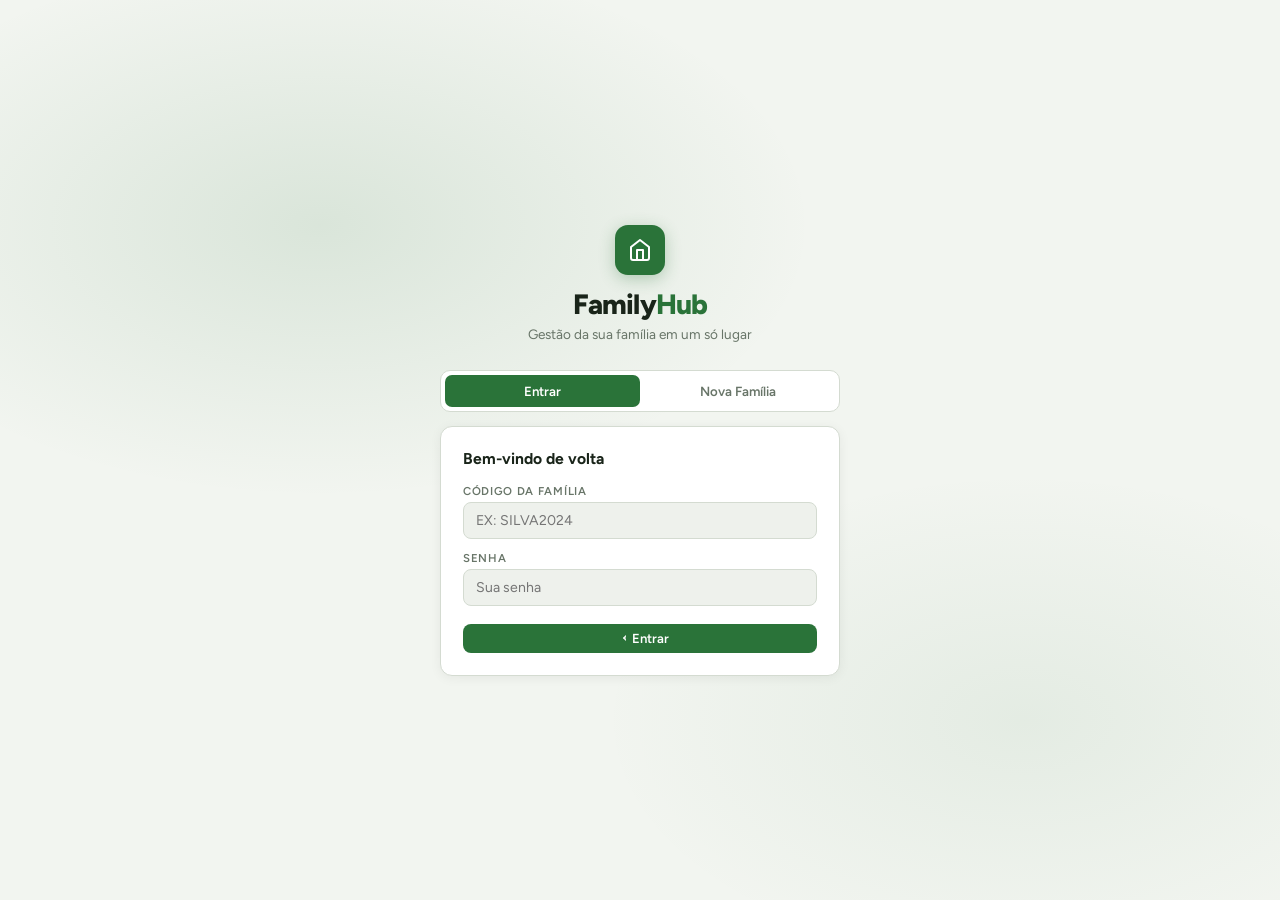
<file: index.html>
<!DOCTYPE html>
<html lang="pt-BR" data-theme="light">
<head>
<meta charset="UTF-8">
<meta name="viewport" content="width=device-width, initial-scale=1.0">
<title>FamilyHub</title>
<link href="https://fonts.googleapis.com/css2?family=Figtree:wght@400;500;600;700;800&display=swap" rel="stylesheet">
<link rel="stylesheet" href="style.css">
</head>
<body>

<!-- SVG SPRITE -->
<svg xmlns="http://www.w3.org/2000/svg" style="display:none">
  <symbol id="i-home"    viewBox="0 0 24 24" fill="none" stroke="currentColor" stroke-width="2" stroke-linecap="round" stroke-linejoin="round"><path d="m3 9 9-7 9 7v11a2 2 0 0 1-2 2H5a2 2 0 0 1-2-2z"/><polyline points="9 22 9 12 15 12 15 22"/></symbol>
  <symbol id="i-grid"    viewBox="0 0 24 24" fill="none" stroke="currentColor" stroke-width="2" stroke-linecap="round" stroke-linejoin="round"><rect x="3" y="3" width="7" height="7"/><rect x="14" y="3" width="7" height="7"/><rect x="14" y="14" width="7" height="7"/><rect x="3" y="14" width="7" height="7"/></symbol>
  <symbol id="i-users"   viewBox="0 0 24 24" fill="none" stroke="currentColor" stroke-width="2" stroke-linecap="round" stroke-linejoin="round"><path d="M17 21v-2a4 4 0 0 0-4-4H5a4 4 0 0 0-4 4v2"/><circle cx="9" cy="7" r="4"/><path d="M23 21v-2a4 4 0 0 0-3-3.87"/><path d="M16 3.13a4 4 0 0 1 0 7.75"/></symbol>
  <symbol id="i-check2"  viewBox="0 0 24 24" fill="none" stroke="currentColor" stroke-width="2" stroke-linecap="round" stroke-linejoin="round"><polyline points="9 11 12 14 22 4"/><path d="M21 12v7a2 2 0 0 1-2 2H5a2 2 0 0 1-2-2V5a2 2 0 0 1 2-2h11"/></symbol>
  <symbol id="i-cal"     viewBox="0 0 24 24" fill="none" stroke="currentColor" stroke-width="2" stroke-linecap="round" stroke-linejoin="round"><rect x="3" y="4" width="18" height="18" rx="2"/><line x1="16" y1="2" x2="16" y2="6"/><line x1="8" y1="2" x2="8" y2="6"/><line x1="3" y1="10" x2="21" y2="10"/></symbol>
  <symbol id="i-trophy"  viewBox="0 0 24 24" fill="none" stroke="currentColor" stroke-width="2" stroke-linecap="round" stroke-linejoin="round"><polyline points="8 6 2 6 2 12 8 12"/><polyline points="16 6 22 6 22 12 16 12"/><path d="M12 17c-3.3 0-6-2.7-6-6V6h12v5c0 3.3-2.7 6-6 6z"/><path d="M12 17v4"/><path d="M8 21h8"/></symbol>
  <symbol id="i-chart"   viewBox="0 0 24 24" fill="none" stroke="currentColor" stroke-width="2" stroke-linecap="round" stroke-linejoin="round"><line x1="18" y1="20" x2="18" y2="10"/><line x1="12" y1="20" x2="12" y2="4"/><line x1="6" y1="20" x2="6" y2="14"/><line x1="2" y1="20" x2="22" y2="20"/></symbol>
  <symbol id="i-logout"  viewBox="0 0 24 24" fill="none" stroke="currentColor" stroke-width="2" stroke-linecap="round" stroke-linejoin="round"><path d="M9 21H5a2 2 0 0 1-2-2V5a2 2 0 0 1 2-2h4"/><polyline points="16 17 21 12 16 7"/><line x1="21" y1="12" x2="9" y2="12"/></symbol>
  <symbol id="i-plus"    viewBox="0 0 24 24" fill="none" stroke="currentColor" stroke-width="2" stroke-linecap="round" stroke-linejoin="round"><line x1="12" y1="5" x2="12" y2="19"/><line x1="5" y1="12" x2="19" y2="12"/></symbol>
  <symbol id="i-trash"   viewBox="0 0 24 24" fill="none" stroke="currentColor" stroke-width="2" stroke-linecap="round" stroke-linejoin="round"><polyline points="3 6 5 6 21 6"/><path d="M19 6l-1 14H6L5 6"/><path d="M10 11v6M14 11v6M9 6V4h6v2"/></symbol>
  <symbol id="i-check"   viewBox="0 0 24 24" fill="none" stroke="currentColor" stroke-width="2.5" stroke-linecap="round" stroke-linejoin="round"><polyline points="20 6 9 17 4 12"/></symbol>
  <symbol id="i-x"       viewBox="0 0 24 24" fill="none" stroke="currentColor" stroke-width="2" stroke-linecap="round" stroke-linejoin="round"><line x1="18" y1="6" x2="6" y2="18"/><line x1="6" y1="6" x2="18" y2="18"/></symbol>
  <symbol id="i-star"    viewBox="0 0 24 24" fill="none" stroke="currentColor" stroke-width="2" stroke-linecap="round" stroke-linejoin="round"><polygon points="12 2 15.09 8.26 22 9.27 17 14.14 18.18 21.02 12 17.77 5.82 21.02 7 14.14 2 9.27 8.91 8.26 12 2"/></symbol>
  <symbol id="i-clock"   viewBox="0 0 24 24" fill="none" stroke="currentColor" stroke-width="2" stroke-linecap="round" stroke-linejoin="round"><circle cx="12" cy="12" r="10"/><polyline points="12 6 12 12 16 14"/></symbol>
  <symbol id="i-gift"    viewBox="0 0 24 24" fill="none" stroke="currentColor" stroke-width="2" stroke-linecap="round" stroke-linejoin="round"><polyline points="20 12 20 22 4 22 4 12"/><rect x="2" y="7" width="20" height="5"/><line x1="12" y1="22" x2="12" y2="7"/><path d="M12 7H7.5a2.5 2.5 0 0 1 0-5C11 2 12 7 12 7z"/><path d="M12 7h4.5a2.5 2.5 0 0 0 0-5C13 2 12 7 12 7z"/></symbol>
  <symbol id="i-history" viewBox="0 0 24 24" fill="none" stroke="currentColor" stroke-width="2" stroke-linecap="round" stroke-linejoin="round"><polyline points="1 4 1 10 7 10"/><path d="M3.51 15a9 9 0 1 0 .49-3.51"/></symbol>
  <symbol id="i-flag"    viewBox="0 0 24 24" fill="none" stroke="currentColor" stroke-width="2" stroke-linecap="round" stroke-linejoin="round"><path d="M4 15s1-1 4-1 5 2 8 2 4-1 4-1V3s-1 1-4 1-5-2-8-2-4 1-4 1z"/><line x1="4" y1="22" x2="4" y2="15"/></symbol>
  <symbol id="i-cl"      viewBox="0 0 24 24" fill="none" stroke="currentColor" stroke-width="2" stroke-linecap="round" stroke-linejoin="round"><polyline points="15 18 9 12 15 6"/></symbol>
  <symbol id="i-cr"      viewBox="0 0 24 24" fill="none" stroke="currentColor" stroke-width="2" stroke-linecap="round" stroke-linejoin="round"><polyline points="9 18 15 12 9 6"/></symbol>
  <symbol id="i-sun"     viewBox="0 0 24 24" fill="none" stroke="currentColor" stroke-width="2" stroke-linecap="round" stroke-linejoin="round"><circle cx="12" cy="12" r="5"/><line x1="12" y1="1" x2="12" y2="3"/><line x1="12" y1="21" x2="12" y2="23"/><line x1="4.22" y1="4.22" x2="5.64" y2="5.64"/><line x1="18.36" y1="18.36" x2="19.78" y2="19.78"/><line x1="1" y1="12" x2="3" y2="12"/><line x1="21" y1="12" x2="23" y2="12"/><line x1="4.22" y1="19.78" x2="5.64" y2="18.36"/><line x1="18.36" y1="5.64" x2="19.78" y2="4.22"/></symbol>
  <symbol id="i-moon"    viewBox="0 0 24 24" fill="none" stroke="currentColor" stroke-width="2" stroke-linecap="round" stroke-linejoin="round"><path d="M21 12.79A9 9 0 1 1 11.21 3 7 7 0 0 0 21 12.79z"/></symbol>
  <symbol id="i-pie"     viewBox="0 0 24 24" fill="none" stroke="currentColor" stroke-width="2" stroke-linecap="round" stroke-linejoin="round"><path d="M21.21 15.89A10 10 0 1 1 8 2.83"/><path d="M22 12A10 10 0 0 0 12 2v10z"/></symbol>
</svg>

<!-- ══════════════ LOGIN ══════════════ -->
<div id="login-screen">
  <div class="login-box">
    <div class="login-logo">
      <div class="brand-mark"><svg width="24" height="24" viewBox="0 0 24 24" fill="none" stroke="#fff" stroke-width="2" stroke-linecap="round" stroke-linejoin="round"><path d="m3 9 9-7 9 7v11a2 2 0 0 1-2 2H5a2 2 0 0 1-2-2z"/><polyline points="9 22 9 12 15 12 15 22"/></svg></div>
      <h1>Family<span>Hub</span></h1>
      <p>Gestão da sua família em um só lugar</p>
    </div>
    <div class="login-tabs">
      <div class="login-tab active" onclick="switchTab('entrar')">Entrar</div>
      <div class="login-tab" onclick="switchTab('cadastrar')">Nova Família</div>
    </div>
    <div class="login-card" id="form-entrar">
      <h2>Bem-vindo de volta</h2>
      <div class="err" id="err-entrar"></div>
      <div class="fg"><label>Código da família</label><input type="text" id="login-codigo" placeholder="Ex: SILVA2024" style="text-transform:uppercase" autocomplete="off"></div>
      <div class="fg"><label>Senha</label><input type="password" id="login-senha" placeholder="Sua senha"></div>
      <button class="btn btn-primary" style="width:100%;justify-content:center;margin-top:6px" onclick="doLogin()">
        <svg width="14" height="14"><use href="#i-logout" transform="scale(-1,1) translate(-24,0)"/></svg> Entrar
      </button>
    </div>
    <div class="login-card" id="form-cadastrar" style="display:none">
      <h2>Criar nova família</h2>
      <div class="err" id="err-cadastrar"></div>
      <div class="fg"><label>Nome da família</label><input type="text" id="reg-nome" placeholder="Ex: Família Silva"></div>
      <div class="fg"><label>Código único</label><input type="text" id="reg-codigo" placeholder="Ex: SILVA2024" oninput="this.value=this.value.toUpperCase().replace(/\s/g,'')">
        <div class="hint">3–20 caracteres, sem espaços. Compartilhe com a família.</div></div>
      <div class="fg"><label>Senha</label><input type="password" id="reg-senha" placeholder="Crie uma senha"></div>
      <button class="btn btn-primary" style="width:100%;justify-content:center;margin-top:6px" onclick="doRegister()">
        <svg width="14" height="14"><use href="#i-plus"/></svg> Criar família
      </button>
    </div>
  </div>
</div>

<!-- ══════════════ APP ══════════════ -->
<div id="app">
  <aside class="sidebar">
    <div class="sb-logo">
      <div class="sb-brand">
        <div class="sb-icon"><svg width="17" height="17" viewBox="0 0 24 24" fill="none" stroke="#fff" stroke-width="2" stroke-linecap="round" stroke-linejoin="round"><path d="m3 9 9-7 9 7v11a2 2 0 0 1-2 2H5a2 2 0 0 1-2-2z"/><polyline points="9 22 9 12 15 12 15 22"/></svg></div>
        <div class="sb-title">Family<span>Hub</span></div>
      </div>
      <div class="sb-meta">
        <div class="sb-family" id="sb-nome">—</div>
        <div class="sb-code"  id="sb-cod">—</div>
      </div>
    </div>
    <nav>
      <div class="nav-item active" onclick="showPage('dashboard')"><svg width="16" height="16"><use href="#i-grid"/></svg><span>Dashboard</span></div>
      <div class="nav-item" onclick="showPage('membros')"><svg width="16" height="16"><use href="#i-users"/></svg><span>Membros</span></div>
      <div class="nav-item" onclick="showPage('atividades')"><svg width="16" height="16"><use href="#i-check2"/></svg><span>Atividades</span></div>
      <div class="nav-item" onclick="showPage('calendario')"><svg width="16" height="16"><use href="#i-cal"/></svg><span>Calendário</span></div>
      <div class="nav-item" onclick="showPage('recompensas')"><svg width="16" height="16"><use href="#i-trophy"/></svg><span>Recompensas</span></div>
      <div class="nav-item" onclick="showPage('graficos')"><svg width="16" height="16"><use href="#i-chart"/></svg><span>Gráficos</span></div>
    </nav>
    <div class="sb-footer">
      <button class="btn btn-theme-sb" onclick="toggleTheme()">
        <svg width="14" height="14" id="sb-theme-icon"><use href="#i-moon"/></svg>
        <span id="sb-theme-lbl">Modo escuro</span>
      </button>
      <button class="btn btn-logout" onclick="doLogout()">
        <svg width="14" height="14"><use href="#i-logout"/></svg>
        <span>Sair</span>
      </button>
    </div>
  </aside>

  <main class="main">
    <div class="topbar">
      <h2 id="page-title">Dashboard</h2>
      <div class="topbar-right">
        <button class="theme-toggle" onclick="toggleTheme()" title="Alternar tema" id="topbar-theme-btn">
          <svg width="16" height="16"><use href="#i-moon" id="topbar-theme-icon"/></svg>
        </button>
        <div id="topbar-actions"></div>
      </div>
    </div>

    <!-- DASHBOARD -->
    <div class="page active" id="page-dashboard">
      <div class="stats-grid">
        <div class="stat-card" style="--ac:var(--green)"><div class="sc-icon"><svg width="17" height="17" stroke="var(--green)" fill="none"><use href="#i-users"/></svg></div><div class="sc-label">Membros</div><div class="sc-value" id="s-mb">—</div><div class="sc-sub">na família</div></div>
        <div class="stat-card" style="--ac:var(--blue)"><div class="sc-icon"><svg width="17" height="17" stroke="var(--blue)" fill="none"><use href="#i-check"/></svg></div><div class="sc-label">Concluídas</div><div class="sc-value" id="s-co">—</div><div class="sc-sub">atividades</div></div>
        <div class="stat-card" style="--ac:var(--red)"><div class="sc-icon"><svg width="17" height="17" stroke="var(--red)" fill="none"><use href="#i-clock"/></svg></div><div class="sc-label">Pendentes</div><div class="sc-value" id="s-pe">—</div><div class="sc-sub">a fazer</div></div>
        <div class="stat-card" style="--ac:var(--amber)"><div class="sc-icon"><svg width="17" height="17" stroke="var(--amber)" fill="none"><use href="#i-cal"/></svg></div><div class="sc-label">Hoje</div><div class="sc-value" id="s-hj">—</div><div class="sc-sub">atividades</div></div>
      </div>
      <div class="grid-2">
        <div class="card"><div class="card-head"><svg width="13" height="13" stroke="var(--muted)" fill="none"><use href="#i-cal"/></svg><h3>Próximas atividades</h3></div><div id="d-prox"></div></div>
        <div class="card"><div class="card-head"><svg width="13" height="13" stroke="var(--muted)" fill="none"><use href="#i-trophy"/></svg><h3>Ranking de pontos</h3></div><div id="d-rank"></div></div>
      </div>
      <div style="height:13px"></div>
      <div class="card"><div class="card-head"><svg width="13" height="13" stroke="var(--muted)" fill="none"><use href="#i-grid"/></svg><h3>Por categoria</h3></div><div id="d-tipos"></div></div>
    </div>

    <!-- MEMBROS -->
    <div class="page" id="page-membros"><div class="members-grid" id="members-grid"></div></div>

    <!-- ATIVIDADES -->
    <div class="page" id="page-atividades">
      <div class="filters">
        <select class="fsel" id="f-tipo" onchange="loadAtividades()"><option value="">Todos os tipos</option><option>Escolar</option><option>Esporte</option><option>Social</option><option>Saúde</option><option>Outro</option></select>
        <select class="fsel" id="f-membro" onchange="loadAtividades()"><option value="">Todos os membros</option></select>
        <select class="fsel" id="f-pri" onchange="loadAtividades()"><option value="">Todas as prioridades</option><option value="alta">Alta</option><option value="media">Média</option><option value="baixa">Baixa</option></select>
        <select class="fsel" id="f-status" onchange="loadAtividades()"><option value="">Todos os status</option><option value="pendente">Pendentes</option><option value="concluida">Concluídas</option></select>
      </div>
      <div class="acts-list" id="acts-list"></div>
    </div>

    <!-- CALENDARIO -->
    <div class="page" id="page-calendario">
      <div class="cal-header">
        <div class="cal-month" id="cal-lbl"></div>
        <div class="cal-nav">
          <button onclick="calNav(-1)"><svg width="13" height="13"><use href="#i-cl"/></svg></button>
          <button onclick="calNav(1)"><svg width="13" height="13"><use href="#i-cr"/></svg></button>
        </div>
      </div>
      <div class="cal-legend" id="cal-leg"></div>
      <div class="cal-grid" id="cal-grid"></div>
    </div>

    <!-- RECOMPENSAS -->
    <div class="page" id="page-recompensas">
      <div class="grid-2" style="margin-bottom:13px">
        <div class="card"><div class="card-head"><svg width="13" height="13" stroke="var(--muted)" fill="none"><use href="#i-trophy"/></svg><h3>Ranking</h3></div><div id="r-rank"></div></div>
        <div class="card"><div class="card-head"><svg width="13" height="13" stroke="var(--muted)" fill="none"><use href="#i-history"/></svg><h3>Histórico de resgates</h3></div><div id="r-hist"></div></div>
      </div>
      <div class="card"><div class="card-head"><svg width="13" height="13" stroke="var(--muted)" fill="none"><use href="#i-gift"/></svg><h3>Catálogo de recompensas</h3></div><div class="rewards-grid" id="rewards-grid" style="margin-top:13px"></div></div>
    </div>

    <!-- GRÁFICOS -->
    <div class="page" id="page-graficos">
      <div class="charts-grid">
        <div class="chart-card full">
          <div class="chart-title"><svg width="13" height="13" stroke="var(--muted)" fill="none"><use href="#i-chart"/></svg> Atividades — últimos 7 dias</div>
          <div id="chart-line-wrap"></div>
        </div>
        <div class="chart-card">
          <div class="chart-title"><svg width="13" height="13" stroke="var(--muted)" fill="none"><use href="#i-pie"/></svg> Distribuição por prioridade</div>
          <div class="donut-wrap">
            <svg id="donut-svg" width="110" height="110" viewBox="0 0 110 110" style="flex-shrink:0"></svg>
            <div class="donut-legend" id="donut-legend"></div>
          </div>
        </div>
        <div class="chart-card">
          <div class="chart-title"><svg width="13" height="13" stroke="var(--muted)" fill="none"><use href="#i-users"/></svg> Progresso por membro</div>
          <div id="chart-members"></div>
        </div>
        <div class="chart-card full">
          <div class="chart-title"><svg width="13" height="13" stroke="var(--muted)" fill="none"><use href="#i-grid"/></svg> Total por categoria</div>
          <div id="chart-tipos"></div>
        </div>
      </div>
    </div>
  </main>
</div>


<!-- MODAL MEMBRO -->
<div class="modal-overlay" id="modal-membro">
  <div class="modal">
    <div class="modal-head"><h3>Novo membro</h3><button class="modal-close" onclick="closeM('modal-membro')"><svg width="15" height="15"><use href="#i-x"/></svg></button></div>
    <div class="form-group"><label>Nome</label><input type="text" id="m-nome" placeholder="Nome completo" oninput="updatePreview()"></div>
    <div class="form-group"><label>Papel</label><select id="m-papel"><option>Pai</option><option>Mãe</option><option>Filho</option><option>Filha</option><option>Avô</option><option>Avó</option><option>Outro</option></select></div>
    <div class="form-group">
      <label>Cor do perfil</label>
      <div class="color-picker" id="cp">
        <div class="color-opt selected" data-v="#2a7339" style="background:#2a7339" onclick="selCor(this)"></div>
        <div class="color-opt" data-v="#1e4fd8" style="background:#1e4fd8" onclick="selCor(this)"></div>
        <div class="color-opt" data-v="#be185d" style="background:#be185d" onclick="selCor(this)"></div>
        <div class="color-opt" data-v="#c47d0e" style="background:#c47d0e" onclick="selCor(this)"></div>
        <div class="color-opt" data-v="#7c3aed" style="background:#7c3aed" onclick="selCor(this)"></div>
        <div class="color-opt" data-v="#c0392b" style="background:#c0392b" onclick="selCor(this)"></div>
        <div class="color-opt" data-v="#0e7490" style="background:#0e7490" onclick="selCor(this)"></div>
        <div class="color-opt" data-v="#374151" style="background:#374151" onclick="selCor(this)"></div>
      </div>
      <div style="display:flex;align-items:center;gap:10px;margin-top:8px">
        <div class="init-preview" id="init-prev" style="background:#2a7339">AB</div>
        <span style="font-size:0.72rem;color:var(--muted)">Prévia do avatar</span>
      </div>
    </div>
    <div class="modal-actions">
      <button class="btn btn-ghost" onclick="closeM('modal-membro')">Cancelar</button>
      <button class="btn btn-primary" onclick="saveMembro()"><svg width="13" height="13"><use href="#i-check"/></svg> Salvar</button>
    </div>
  </div>
</div>

<!-- MODAL ATIVIDADE -->
<div class="modal-overlay" id="modal-ativ">
  <div class="modal">
    <div class="modal-head"><h3>Nova atividade</h3><button class="modal-close" onclick="closeM('modal-ativ')"><svg width="15" height="15"><use href="#i-x"/></svg></button></div>
    <div class="form-group"><label>Descrição</label><input type="text" id="a-desc" placeholder="O que precisa ser feito?"></div>
    <div class="form-row">
      <div class="form-group"><label>Tipo</label><select id="a-tipo"><option>Escolar</option><option>Esporte</option><option>Social</option><option>Saúde</option><option>Outro</option></select></div>
      <div class="form-group"><label>Responsável</label><select id="a-membro"><option value="">Família toda</option></select></div>
    </div>
    <div class="form-row">
      <div class="form-group"><label>Data</label><input type="date" id="a-data"></div>
      <div class="form-group"><label>Hora</label><input type="time" id="a-hora"></div>
    </div>
    <div class="form-group">
      <label>Prioridade</label>
      <div class="pri-group">
        <div class="pri-opt sel" data-v="baixa" onclick="selPri(this)"><svg width="11" height="11" stroke="currentColor" fill="none"><use href="#i-flag"/></svg> Baixa</div>
        <div class="pri-opt" data-v="media" onclick="selPri(this)"><svg width="11" height="11" stroke="currentColor" fill="none"><use href="#i-flag"/></svg> Média</div>
        <div class="pri-opt" data-v="alta" onclick="selPri(this)"><svg width="11" height="11" stroke="currentColor" fill="none"><use href="#i-flag"/></svg> Alta</div>
      </div>
    </div>
    <div class="form-group"><label>Pontos ao concluir</label><input type="number" id="a-pontos" value="10" min="1" max="100"></div>
    <div class="modal-actions">
      <button class="btn btn-ghost" onclick="closeM('modal-ativ')">Cancelar</button>
      <button class="btn btn-primary" onclick="saveAtiv()"><svg width="13" height="13"><use href="#i-check"/></svg> Salvar</button>
    </div>
  </div>
</div>

<!-- MODAL RECOMPENSA -->
<div class="modal-overlay" id="modal-recomp">
  <div class="modal">
    <div class="modal-head"><h3>Nova recompensa</h3><button class="modal-close" onclick="closeM('modal-recomp')"><svg width="15" height="15"><use href="#i-x"/></svg></button></div>
    <div class="form-group"><label>Título</label><input type="text" id="rc-titulo" placeholder="Ex: Sorvete, Filme..."></div>
    <div class="form-group"><label>Descrição</label><input type="text" id="rc-desc" placeholder="Detalhes (opcional)"></div>
    <div class="form-group"><label>Custo em pontos</label><input type="number" id="rc-custo" value="50" min="1"></div>
    <div class="form-group"><label>Ícone</label><div class="icon-grid" id="icon-grid"></div></div>
    <div class="modal-actions">
      <button class="btn btn-ghost" onclick="closeM('modal-recomp')">Cancelar</button>
      <button class="btn btn-primary" onclick="saveRecomp()"><svg width="13" height="13"><use href="#i-check"/></svg> Salvar</button>
    </div>
  </div>
</div>

<!-- MODAL RESGATAR -->
<div class="modal-overlay" id="modal-resgatar">
  <div class="modal">
    <div class="modal-head"><h3 id="rsg-titulo">Resgatar</h3><button class="modal-close" onclick="closeM('modal-resgatar')"><svg width="15" height="15"><use href="#i-x"/></svg></button></div>
    <p style="font-size:0.81rem;color:var(--muted);margin-bottom:12px">Quem vai resgatar?</p>
    <div id="rsg-list"></div>
    <div class="modal-actions">
      <button class="btn btn-ghost" onclick="closeM('modal-resgatar')">Cancelar</button>
      <button class="btn btn-primary" onclick="confirmarResgate()"><svg width="13" height="13"><use href="#i-check"/></svg> Confirmar</button>
    </div>
  </div>
</div>

<div class="toast" id="toast"><span id="toast-msg"></span></div>

<script src="app.js"></script>
</body>
</html>
</file>
<file: style.css>
/* ══════ THEMES ══════ */
[data-theme="light"] {
  --bg:      #f2f5f0;
  --surf:    #ffffff;
  --surf2:   #eef1ec;
  --border:  #d4dbd1;
  --text:    #192419;
  --muted:   #687568;
  --sb-bg:   #0f1a0f;
  --sb-bdr:  #243024;
  --sb-text: #7a9a7a;
  --sb-act:  #2a7339;
}
[data-theme="dark"] {
  --bg:      #111a11;
  --surf:    #1a2a1a;
  --surf2:   #223022;
  --border:  #2e3e2e;
  --text:    #ddeedd;
  --muted:   #7a9a7a;
  --sb-bg:   #0a120a;
  --sb-bdr:  #1a2a1a;
  --sb-text: #6a8a6a;
  --sb-act:  #2a7339;
}

/* ══════ SHARED VARS ══════ */
:root {
  --green:   #2a7339;
  --green-l: #e4f0e6;
  --green-m: #3d9950;
  --green-d: #1b5226;
  --black:   #0f1a0f;
  --red:     #c0392b;
  --amber:   #c47d0e;
  --blue:    #1e4fd8;
  --r: 10px;
  --f: 'Figtree', sans-serif;
}
[data-theme="dark"] {
  --green-l: #1a3020;
}

/* ══════ BASE ══════ */
*, *::before, *::after { margin:0; padding:0; box-sizing:border-box; }
body { background:var(--bg); color:var(--text); font-family:var(--f); min-height:100vh; font-size:14px; -webkit-font-smoothing:antialiased; transition:background .25s, color .25s; }

/* ══════ ANIMATIONS ══════ */
@keyframes fadeUp  { from{opacity:0;transform:translateY(12px)} to{opacity:1;transform:translateY(0)} }
@keyframes fadeIn  { from{opacity:0} to{opacity:1} }
@keyframes scaleIn { from{opacity:0;transform:scale(.93)} to{opacity:1;transform:scale(1)} }
@keyframes checkPop{ 0%{transform:scale(0)} 60%{transform:scale(1.2)} 100%{transform:scale(1)} }
@keyframes barGrow { from{width:0} to{width:var(--w,100%)} }
@keyframes countUp { from{opacity:0;transform:translateY(6px)} to{opacity:1;transform:translateY(0)} }

/* ══════ LOGIN ══════ */
#login-screen {
  min-height:100vh; display:flex; align-items:center; justify-content:center;
  background:radial-gradient(ellipse 70% 55% at 25% 25%,rgba(42,115,57,.12) 0%,transparent 55%),
             radial-gradient(ellipse 60% 50% at 80% 80%,rgba(42,115,57,.07) 0%,transparent 55%),
             var(--bg);
  animation:fadeIn .4s ease;
}
.login-box { width:100%; max-width:400px; margin:20px; animation:fadeUp .5s ease; }
.login-logo { text-align:center; margin-bottom:28px; }
.brand-mark { width:50px; height:50px; background:var(--green); border-radius:13px; display:inline-flex; align-items:center; justify-content:center; margin-bottom:12px; box-shadow:0 4px 16px rgba(42,115,57,.3); }
.login-logo h1 { font-size:1.75rem; font-weight:800; color:var(--text); letter-spacing:-.03em; }
.login-logo h1 span { color:var(--green); }
.login-logo p { color:var(--muted); margin-top:5px; font-size:0.85rem; }
.login-tabs { display:flex; background:var(--surf); border:1px solid var(--border); border-radius:var(--r); padding:4px; margin-bottom:14px; }
.login-tab { flex:1; padding:8px; text-align:center; cursor:pointer; border-radius:7px; font-size:0.83rem; font-weight:600; color:var(--muted); transition:all .2s; }
.login-tab.active { background:var(--green); color:#fff; }
.login-card { background:var(--surf); border:1px solid var(--border); border-radius:12px; padding:22px; box-shadow:0 2px 12px rgba(0,0,0,.06); }
.login-card h2 { font-size:0.98rem; font-weight:700; margin-bottom:16px; }
.fg { margin-bottom:12px; }
.fg label { display:block; font-size:0.71rem; color:var(--muted); margin-bottom:4px; font-weight:600; text-transform:uppercase; letter-spacing:.06em; }
.fg input { width:100%; background:var(--surf2); border:1.5px solid var(--border); color:var(--text); padding:9px 12px; border-radius:8px; font-family:var(--f); font-size:0.88rem; outline:none; transition:border-color .2s, box-shadow .2s; }
.fg input:focus { border-color:var(--green); box-shadow:0 0 0 3px rgba(42,115,57,.1); }
.fg .hint { font-size:0.71rem; color:var(--muted); margin-top:3px; line-height:1.4; }
.err { background:#fdecea; border:1px solid #f5c2be; color:var(--red); padding:9px 12px; border-radius:8px; font-size:0.81rem; margin-bottom:12px; display:none; animation:fadeUp .2s; }
.err.show { display:block; }

/* ══════ APP SHELL ══════ */
#app { display:none; min-height:100vh; }
#app.visible { display:flex; }

/* ══════ SIDEBAR ══════ */
.sidebar { width:220px; min-height:100vh; background:var(--sb-bg); display:flex; flex-direction:column; position:fixed; top:0; left:0; bottom:0; z-index:100; transition:width .25s; }
.sb-logo { padding:18px 16px 16px; border-bottom:1px solid var(--sb-bdr); }
.sb-brand { display:flex; align-items:center; gap:9px; }
.sb-icon { width:32px; height:32px; background:var(--green); border-radius:8px; display:flex; align-items:center; justify-content:center; flex-shrink:0; }
.sb-title { font-size:1rem; font-weight:800; color:#fff; letter-spacing:-.02em; }
.sb-title span { color:var(--green-m); }
.sb-meta { margin-top:9px; padding-top:9px; border-top:1px solid var(--sb-bdr); }
.sb-family { font-size:0.7rem; color:var(--sb-text); white-space:nowrap; overflow:hidden; text-overflow:ellipsis; }
.sb-code { display:inline-block; margin-top:4px; background:rgba(255,255,255,.05); border:1px solid var(--sb-bdr); padding:1px 6px; border-radius:4px; font-size:0.62rem; color:var(--sb-text); font-family:monospace; }
nav { padding:10px 8px; flex:1; }
.nav-item { display:flex; align-items:center; gap:9px; padding:9px 10px; border-radius:8px; cursor:pointer; font-size:0.83rem; font-weight:500; color:var(--sb-text); transition:all .18s; margin-bottom:2px; }
.nav-item:hover { background:rgba(255,255,255,.06); color:#c0d8c0; }
.nav-item.active { background:var(--green); color:#fff; font-weight:600; }
.sb-footer { padding:10px 8px; border-top:1px solid var(--sb-bdr); display:flex; flex-direction:column; gap:6px; }

/* ══════ MAIN ══════ */
.main { margin-left:220px; flex:1; min-height:100vh; }
.topbar { padding:14px 24px; border-bottom:1px solid var(--border); display:flex; align-items:center; justify-content:space-between; background:var(--surf); position:sticky; top:0; z-index:50; transition:background .25s, border-color .25s; }
.topbar h2 { font-size:0.98rem; font-weight:700; }
.topbar-right { display:flex; align-items:center; gap:8px; }

/* ══════ THEME TOGGLE ══════ */
.theme-toggle { width:34px; height:34px; border-radius:8px; border:1.5px solid var(--border); background:var(--surf2); cursor:pointer; display:flex; align-items:center; justify-content:center; transition:all .2s; color:var(--muted); }
.theme-toggle:hover { border-color:var(--green); color:var(--green); }

/* ══════ BUTTONS ══════ */
.btn { display:inline-flex; align-items:center; gap:6px; padding:7px 14px; border-radius:8px; border:none; cursor:pointer; font-family:var(--f); font-size:0.82rem; font-weight:600; transition:all .18s; }
.btn-primary { background:var(--green); color:#fff; }
.btn-primary:hover { background:var(--green-d); transform:translateY(-1px); box-shadow:0 3px 10px rgba(42,115,57,.28); }
.btn-primary:active { transform:none; box-shadow:none; }
.btn-ghost { background:var(--surf2); color:var(--muted); border:1.5px solid var(--border); }
.btn-ghost:hover { border-color:var(--green); color:var(--green); }
.btn-sm { padding:5px 10px; font-size:0.74rem; }
.btn-logout { background:none; border:1px solid var(--sb-bdr); color:var(--sb-text); width:100%; justify-content:center; font-size:0.81rem; }
.btn-logout:hover { border-color:#5a2020; color:#c07070; background:rgba(192,57,43,.1); }
.btn-theme-sb { background:none; border:1px solid var(--sb-bdr); color:var(--sb-text); width:100%; justify-content:center; font-size:0.81rem; }
.btn-theme-sb:hover { border-color:var(--green); color:var(--green-m); background:rgba(42,115,57,.08); }

/* ══════ PAGES ══════ */
.page { display:none; padding:22px; }
.page.active { display:block; animation:fadeUp .28s ease; }

/* ══════ STAT CARDS ══════ */
.stats-grid { display:grid; grid-template-columns:repeat(auto-fit,minmax(145px,1fr)); gap:11px; margin-bottom:20px; }
.stat-card { background:var(--surf); border:1.5px solid var(--border); border-radius:var(--r); padding:16px; position:relative; overflow:hidden; transition:transform .2s, box-shadow .2s, border-color .2s, background .25s; }
.stat-card:hover { transform:translateY(-2px); box-shadow:0 5px 16px rgba(0,0,0,.08); border-color:var(--ac,var(--green)); }
.stat-card::after { content:''; position:absolute; top:0; left:0; right:0; height:3px; background:var(--ac,var(--green)); }
.sc-icon { width:32px; height:32px; background:var(--surf2); border-radius:8px; display:flex; align-items:center; justify-content:center; margin-bottom:10px; border:1px solid var(--border); }
.sc-label { font-size:0.69rem; color:var(--muted); text-transform:uppercase; letter-spacing:.07em; margin-bottom:3px; font-weight:600; }
.sc-value { font-size:1.9rem; font-weight:700; color:var(--ac,var(--green)); line-height:1; animation:countUp .4s ease; }
.sc-sub { font-size:0.71rem; color:var(--muted); margin-top:3px; }

/* ══════ CARDS ══════ */
.grid-2 { display:grid; grid-template-columns:1fr 1fr; gap:13px; }
.card { background:var(--surf); border:1.5px solid var(--border); border-radius:var(--r); padding:18px; transition:background .25s, border-color .25s; }
.card-head { display:flex; align-items:center; gap:7px; margin-bottom:13px; }
.card-head h3 { font-size:0.77rem; font-weight:700; color:var(--muted); text-transform:uppercase; letter-spacing:.06em; }

/* ══════ ACTIVITY INLINE (dashboard) ══════ */
.ai { display:flex; align-items:center; gap:9px; padding:8px 0; border-bottom:1px solid var(--border); animation:fadeUp .22s ease both; }
.ai:last-child { border:none; }
.ai-pri { width:3px; height:30px; border-radius:2px; flex-shrink:0; }
.ai-info { flex:1; min-width:0; }
.ai-name { font-size:0.84rem; font-weight:500; white-space:nowrap; overflow:hidden; text-overflow:ellipsis; }
.ai-meta { font-size:0.7rem; color:var(--muted); margin-top:1px; }

/* ══════ MEMBERS ══════ */
.members-grid { display:grid; grid-template-columns:repeat(auto-fill,minmax(185px,1fr)); gap:11px; margin-top:18px; }
.member-card { background:var(--surf); border:1.5px solid var(--border); border-radius:12px; padding:20px; text-align:center; position:relative; transition:transform .2s, box-shadow .2s, border-color .2s, background .25s; animation:scaleIn .28s ease both; }
.member-card:hover { transform:translateY(-2px); box-shadow:0 6px 18px rgba(0,0,0,.1); border-color:var(--mc,var(--green)); }
.member-av { width:54px; height:54px; border-radius:50%; background:var(--mc,var(--green)); display:flex; align-items:center; justify-content:center; font-size:1.15rem; font-weight:700; color:#fff; margin:0 auto 10px; box-shadow:0 0 0 3px var(--surf), 0 0 0 5px var(--mc,var(--green)); }
.member-name { font-size:0.9rem; font-weight:700; margin-bottom:2px; }
.member-role { font-size:0.71rem; color:var(--muted); margin-bottom:10px; }
.member-pts-wrap { display:inline-flex; align-items:center; gap:5px; background:var(--green-l); border:1px solid rgba(42,115,57,.2); border-radius:20px; padding:3px 9px; }
.member-pts { font-size:0.85rem; font-weight:700; color:var(--green-d); }
[data-theme="dark"] .member-pts { color:var(--green-m); }
.member-sub { font-size:0.67rem; color:var(--muted); margin-top:5px; }
.member-del { position:absolute; top:8px; right:8px; background:none; border:none; color:var(--border); cursor:pointer; opacity:0; width:22px; height:22px; display:flex; align-items:center; justify-content:center; border-radius:5px; transition:all .15s; }
.member-card:hover .member-del { opacity:1; }
.member-del:hover { color:var(--red); background:#fdecea; }

/* ══════ ACTIVITIES ══════ */
.filters { display:flex; gap:7px; flex-wrap:wrap; margin-bottom:13px; }
.fsel { background:var(--surf); border:1.5px solid var(--border); color:var(--text); padding:6px 10px; border-radius:8px; font-family:var(--f); font-size:0.8rem; cursor:pointer; outline:none; transition:border-color .2s, background .25s; }
.fsel:focus { border-color:var(--green); }
.acts-list { display:flex; flex-direction:column; gap:5px; }
.act-row { background:var(--surf); border:1.5px solid var(--border); border-radius:9px; padding:10px 13px; display:flex; align-items:center; gap:9px; transition:background .18s, transform .18s, border-color .18s; border-left:3px solid transparent; animation:fadeUp .22s ease both; }
.act-row.pri-alta  { border-left-color:var(--red); }
.act-row.pri-media { border-left-color:var(--amber); }
.act-row.pri-baixa { border-left-color:var(--green); }
.act-row:hover { background:var(--surf2); transform:translateX(2px); }
.act-row.concluida { opacity:.42; }
.act-check { width:19px; height:19px; border-radius:50%; border:2px solid var(--border); cursor:pointer; flex-shrink:0; display:flex; align-items:center; justify-content:center; transition:all .2s; }
.act-check:hover { border-color:var(--green); background:var(--green-l); }
.act-row.concluida .act-check { background:var(--green); border-color:var(--green); animation:checkPop .3s ease; }
.act-desc { flex:1; font-size:0.86rem; font-weight:500; }
.act-row.concluida .act-desc { text-decoration:line-through; color:var(--muted); }
.act-meta { display:flex; gap:6px; align-items:center; flex-wrap:wrap; }
.tipo-badge { padding:2px 6px; border-radius:4px; font-size:0.64rem; font-weight:600; text-transform:uppercase; }
.tipo-Escolar { background:#dbeafe; color:#1d4ed8; }
.tipo-Esporte { background:var(--green-l); color:var(--green-d); }
[data-theme="dark"] .tipo-Esporte { color:var(--green-m); }
.tipo-Social  { background:#fce7f3; color:#be185d; }
.tipo-Saúde   { background:#fef3c7; color:#92400e; }
.tipo-Outro   { background:var(--surf2); color:var(--muted); }
.act-date { font-size:0.72rem; color:var(--muted); }
.act-pts { font-size:0.7rem; color:var(--green); font-weight:600; background:var(--green-l); padding:1px 5px; border-radius:4px; }
.pri-select { border:none; cursor:pointer; font-size:0.67rem; font-weight:700; text-transform:uppercase; padding:2px 5px; border-radius:4px; font-family:var(--f); }
.pri-select.s-alta  { background:rgba(192,57,43,.1);  color:var(--red); }
.pri-select.s-media { background:rgba(196,125,14,.1); color:var(--amber); }
.pri-select.s-baixa { background:var(--green-l);      color:var(--green); }
.act-del { background:none; border:none; color:var(--border); cursor:pointer; opacity:0; width:22px; height:22px; display:flex; align-items:center; justify-content:center; border-radius:5px; transition:all .15s; flex-shrink:0; }
.act-row:hover .act-del { opacity:1; }
.act-del:hover { color:var(--red); background:#fdecea; }

/* ══════ CALENDAR ══════ */
.cal-header { display:flex; align-items:center; justify-content:space-between; margin-bottom:13px; }
.cal-month { font-size:1rem; font-weight:700; }
.cal-nav { display:flex; gap:5px; }
.cal-nav button { width:28px; height:28px; border-radius:7px; border:1.5px solid var(--border); background:var(--surf); color:var(--muted); cursor:pointer; display:flex; align-items:center; justify-content:center; transition:all .15s; }
.cal-nav button:hover { border-color:var(--green); color:var(--green); background:var(--green-l); }
.cal-legend { display:flex; gap:12px; margin-bottom:10px; flex-wrap:wrap; }
.leg-item { display:flex; align-items:center; gap:5px; font-size:0.72rem; color:var(--muted); }
.leg-dot { width:7px; height:7px; border-radius:50%; }
.cal-grid { display:grid; grid-template-columns:repeat(7,1fr); gap:3px; }
.cal-dh { text-align:center; font-size:0.67rem; color:var(--muted); text-transform:uppercase; letter-spacing:.04em; padding:5px 0; font-weight:600; }
.cal-day { min-height:70px; background:var(--surf); border:1.5px solid var(--border); border-radius:7px; padding:4px; transition:all .15s; cursor:pointer; }
.cal-day:hover { border-color:var(--green); background:var(--green-l); }
.cal-day.empty { background:transparent; border-color:transparent; cursor:default; pointer-events:none; }
.cal-day.today { border-color:var(--green); background:var(--green-l); }
.cal-day-num { font-size:0.71rem; font-weight:600; color:var(--muted); margin-bottom:2px; }
.cal-day.today .cal-day-num { color:var(--green); font-weight:700; }
.cal-evt { font-size:0.57rem; padding:1px 4px; border-radius:3px; margin-bottom:2px; white-space:nowrap; overflow:hidden; text-overflow:ellipsis; }

/* ══════ REWARDS ══════ */
.rewards-grid { display:grid; grid-template-columns:repeat(auto-fill,minmax(195px,1fr)); gap:11px; }
.reward-card { background:var(--surf); border:1.5px solid var(--border); border-radius:12px; padding:16px; position:relative; transition:transform .2s, box-shadow .2s, border-color .2s, background .25s; animation:scaleIn .28s ease both; }
.reward-card:hover { transform:translateY(-2px); box-shadow:0 5px 16px rgba(0,0,0,.09); border-color:var(--green); }
.reward-icon-wrap { width:40px; height:40px; background:var(--green-l); border-radius:9px; display:flex; align-items:center; justify-content:center; margin-bottom:10px; }
.reward-title { font-size:0.88rem; font-weight:700; margin-bottom:3px; }
.reward-desc { font-size:0.74rem; color:var(--muted); margin-bottom:9px; line-height:1.4; }
.reward-cost { display:inline-flex; align-items:center; gap:4px; background:var(--green-l); border:1px solid rgba(42,115,57,.2); color:var(--green-d); padding:2px 8px; border-radius:20px; font-size:0.73rem; font-weight:700; margin-bottom:9px; }
[data-theme="dark"] .reward-cost { color:var(--green-m); }
.reward-del { position:absolute; top:7px; right:7px; background:none; border:none; color:var(--border); cursor:pointer; opacity:0; width:22px; height:22px; display:flex; align-items:center; justify-content:center; border-radius:5px; transition:all .15s; }
.reward-card:hover .reward-del { opacity:1; }
.reward-del:hover { color:var(--red); background:#fdecea; }
.ranking-item { display:flex; align-items:center; gap:9px; padding:8px 0; border-bottom:1px solid var(--border); animation:fadeUp .25s ease both; }
.ranking-item:last-child { border:none; }
.rank-medal { width:26px; height:26px; border-radius:7px; display:flex; align-items:center; justify-content:center; flex-shrink:0; font-size:0.77rem; font-weight:700; }
.rank-medal.gold   { background:#fef9c3; color:#92400e; }
.rank-medal.silver { background:var(--surf2); color:#64748b; }
.rank-medal.bronze { background:#fef3e2; color:#92400e; }
.rank-medal.other  { background:var(--surf2); color:var(--muted); font-size:0.7rem; }
.rank-av { width:28px; height:28px; border-radius:50%; display:flex; align-items:center; justify-content:center; font-size:0.72rem; font-weight:700; color:#fff; flex-shrink:0; }
.rank-name { flex:1; font-size:0.84rem; font-weight:500; }
.rank-pts { font-size:0.82rem; font-weight:700; color:var(--green); }

/* ══════ CHARTS ══════ */
.charts-grid { display:grid; grid-template-columns:1fr 1fr; gap:13px; margin-bottom:13px; }
.chart-card { background:var(--surf); border:1.5px solid var(--border); border-radius:var(--r); padding:18px; transition:background .25s, border-color .25s; }
.chart-card.full { grid-column:1/-1; }
.chart-title { font-size:0.77rem; font-weight:700; color:var(--muted); text-transform:uppercase; letter-spacing:.06em; margin-bottom:14px; display:flex; align-items:center; gap:7px; }
/* Bar chart rows */
.bar-row { margin-bottom:9px; }
.bar-lbl { display:flex; justify-content:space-between; font-size:0.76rem; margin-bottom:3px; }
.bar-lbl span:last-child { font-weight:600; color:var(--muted); }
.bar-track { height:7px; background:var(--surf2); border-radius:4px; overflow:hidden; border:1px solid var(--border); }
.bar-fill { height:100%; border-radius:4px; }
/* Horizontal member bars */
.hbar { display:flex; align-items:center; gap:9px; margin-bottom:9px; }
.hbar-av { width:26px; height:26px; border-radius:50%; display:flex; align-items:center; justify-content:center; font-size:0.65rem; font-weight:700; color:#fff; flex-shrink:0; }
.hbar-info { flex:1; }
.hbar-name { font-size:0.76rem; font-weight:600; margin-bottom:2px; }
.hbar-track { height:6px; background:var(--surf2); border-radius:3px; overflow:hidden; border:1px solid var(--border); }
.hbar-fill { height:100%; border-radius:3px; transition:width .7s cubic-bezier(.16,1,.3,1); }
.hbar-pct { font-size:0.7rem; color:var(--muted); font-weight:600; min-width:30px; text-align:right; }
/* Donut */
.donut-wrap { display:flex; align-items:center; gap:18px; }
.donut-legend { display:flex; flex-direction:column; gap:7px; flex:1; }
.d-leg { display:flex; align-items:center; gap:7px; font-size:0.76rem; }
.d-dot { width:9px; height:9px; border-radius:50%; flex-shrink:0; }
.d-lbl { flex:1; }
.d-val { font-weight:700; color:var(--muted); }
/* Line chart SVG labels */
.lc-lbl { font-size:10px; fill:var(--muted); font-family:'Figtree',sans-serif; }
.lc-val  { font-size:9px;  fill:var(--green); font-family:'Figtree',sans-serif; font-weight:600; }



/* ══════ MODAL ══════ */
.modal-overlay { position:fixed; inset:0; background:rgba(0,0,0,.5); backdrop-filter:blur(4px); z-index:200; display:flex; align-items:center; justify-content:center; opacity:0; pointer-events:none; transition:opacity .2s; }
.modal-overlay.open { opacity:1; pointer-events:all; }
.modal { background:var(--surf); border:1.5px solid var(--border); border-radius:13px; padding:22px; width:100%; max-width:450px; margin:16px; max-height:90vh; overflow-y:auto; transform:translateY(16px) scale(.97); transition:transform .22s, opacity .22s, background .25s; box-shadow:0 16px 48px rgba(0,0,0,.18); }
.modal-overlay.open .modal { transform:translateY(0) scale(1); }
.modal-head { display:flex; align-items:center; justify-content:space-between; margin-bottom:18px; }
.modal-head h3 { font-size:0.96rem; font-weight:700; }
.modal-close { background:none; border:none; cursor:pointer; color:var(--muted); width:26px; height:26px; border-radius:6px; display:flex; align-items:center; justify-content:center; transition:all .15s; }
.modal-close:hover { background:var(--surf2); color:var(--text); }
.form-group { margin-bottom:12px; }
.form-group label { display:block; font-size:0.7rem; color:var(--muted); margin-bottom:4px; font-weight:600; text-transform:uppercase; letter-spacing:.06em; }
.form-group input, .form-group select { width:100%; background:var(--surf2); border:1.5px solid var(--border); color:var(--text); padding:8px 11px; border-radius:8px; font-family:var(--f); font-size:0.86rem; outline:none; transition:border-color .2s, background .25s; }
.form-group input:focus, .form-group select:focus { border-color:var(--green); box-shadow:0 0 0 3px rgba(42,115,57,.1); }
.form-row { display:grid; grid-template-columns:1fr 1fr; gap:10px; }
.pri-group { display:flex; gap:6px; }
.pri-opt { flex:1; padding:8px 5px; border-radius:8px; border:1.5px solid var(--border); cursor:pointer; text-align:center; font-size:0.75rem; font-weight:700; transition:all .15s; background:var(--surf2); }
.pri-opt[data-v="baixa"]     { color:var(--green); }
.pri-opt[data-v="media"]     { color:var(--amber); }
.pri-opt[data-v="alta"]      { color:var(--red); }
.pri-opt[data-v="baixa"].sel { background:var(--green-l); border-color:var(--green); }
.pri-opt[data-v="media"].sel { background:#fef9ec; border-color:var(--amber); }
.pri-opt[data-v="alta"].sel  { background:#fdecea; border-color:var(--red); }
.color-picker { display:flex; gap:6px; flex-wrap:wrap; margin-top:5px; }
.color-opt { width:24px; height:24px; border-radius:50%; cursor:pointer; border:2.5px solid transparent; transition:all .15s; }
.color-opt.selected { border-color:var(--text); transform:scale(1.18); }
.init-preview { width:44px; height:44px; border-radius:50%; display:flex; align-items:center; justify-content:center; font-size:1rem; font-weight:700; color:#fff; margin:6px 0; transition:background .2s; }
.icon-grid { display:grid; grid-template-columns:repeat(6,1fr); gap:5px; margin-top:5px; }
.icon-opt { width:100%; aspect-ratio:1; border-radius:7px; border:1.5px solid var(--border); background:var(--surf2); cursor:pointer; display:flex; align-items:center; justify-content:center; transition:all .15s; }
.icon-opt:hover, .icon-opt.selected { border-color:var(--green); background:var(--green-l); }
.modal-actions { display:flex; gap:7px; justify-content:flex-end; margin-top:16px; padding-top:14px; border-top:1px solid var(--border); }
.msl-item { display:flex; align-items:center; gap:9px; padding:9px 11px; border-radius:8px; border:1.5px solid var(--border); cursor:pointer; transition:all .15s; margin-bottom:6px; }
.msl-item:hover, .msl-item.selected { border-color:var(--green); background:var(--green-l); }
.msl-av { width:30px; height:30px; border-radius:50%; display:flex; align-items:center; justify-content:center; font-size:0.75rem; font-weight:700; color:#fff; flex-shrink:0; }

/* ══════ TOAST ══════ */
.toast { position:fixed; bottom:18px; right:18px; background:var(--black); color:#fff; padding:10px 15px; border-radius:9px; font-size:0.8rem; font-weight:500; z-index:999; display:flex; align-items:center; gap:8px; box-shadow:0 4px 18px rgba(0,0,0,.22); pointer-events:none; opacity:0; transform:translateY(18px) scale(.95); transition:opacity .22s, transform .22s; }
.toast.show { opacity:1; transform:translateY(0) scale(1); }
.toast.warn { background:#4a1010; }

/* ══════ EMPTY ══════ */
.empty { text-align:center; padding:36px 20px; color:var(--muted); }
.empty-icon { width:44px; height:44px; background:var(--surf2); border-radius:11px; display:flex; align-items:center; justify-content:center; margin:0 auto 10px; border:1px solid var(--border); }
.empty p { font-size:0.83rem; line-height:1.5; }

/* ══════ SCROLLBAR ══════ */
::-webkit-scrollbar { width:5px; }
::-webkit-scrollbar-track { background:transparent; }
::-webkit-scrollbar-thumb { background:var(--border); border-radius:3px; }

/* ══════ RESPONSIVE ══════ */
@media (max-width:860px) {
  .sidebar { width:54px; }
  .sb-title, .sb-meta, .nav-item span:last-child, .btn-logout span:last-child, .btn-theme-sb span:last-child { display:none; }
  .nav-item { justify-content:center; padding:10px; }
  .main { margin-left:54px; }
  .page { padding:13px; }
  .topbar { padding:11px 13px; }
  .grid-2, .charts-grid { grid-template-columns:1fr; }
  .chart-card.full { grid-column:1; }
  .form-row { grid-template-columns:1fr; }
  .cal-day { min-height:48px; }
  .donut-wrap { flex-direction:column; }
}
/* Stagger animations */
.stat-card:nth-child(1){animation-delay:.04s}
.stat-card:nth-child(2){animation-delay:.08s}
.stat-card:nth-child(3){animation-delay:.12s}
.stat-card:nth-child(4){animation-delay:.16s}
.member-card:nth-child(1){animation-delay:.04s}
.member-card:nth-child(2){animation-delay:.08s}
.member-card:nth-child(3){animation-delay:.12s}
.act-row:nth-child(1){animation-delay:.03s}
.act-row:nth-child(2){animation-delay:.06s}
.act-row:nth-child(3){animation-delay:.09s}
.act-row:nth-child(4){animation-delay:.12s}
.act-row:nth-child(5){animation-delay:.15s}
</file>
